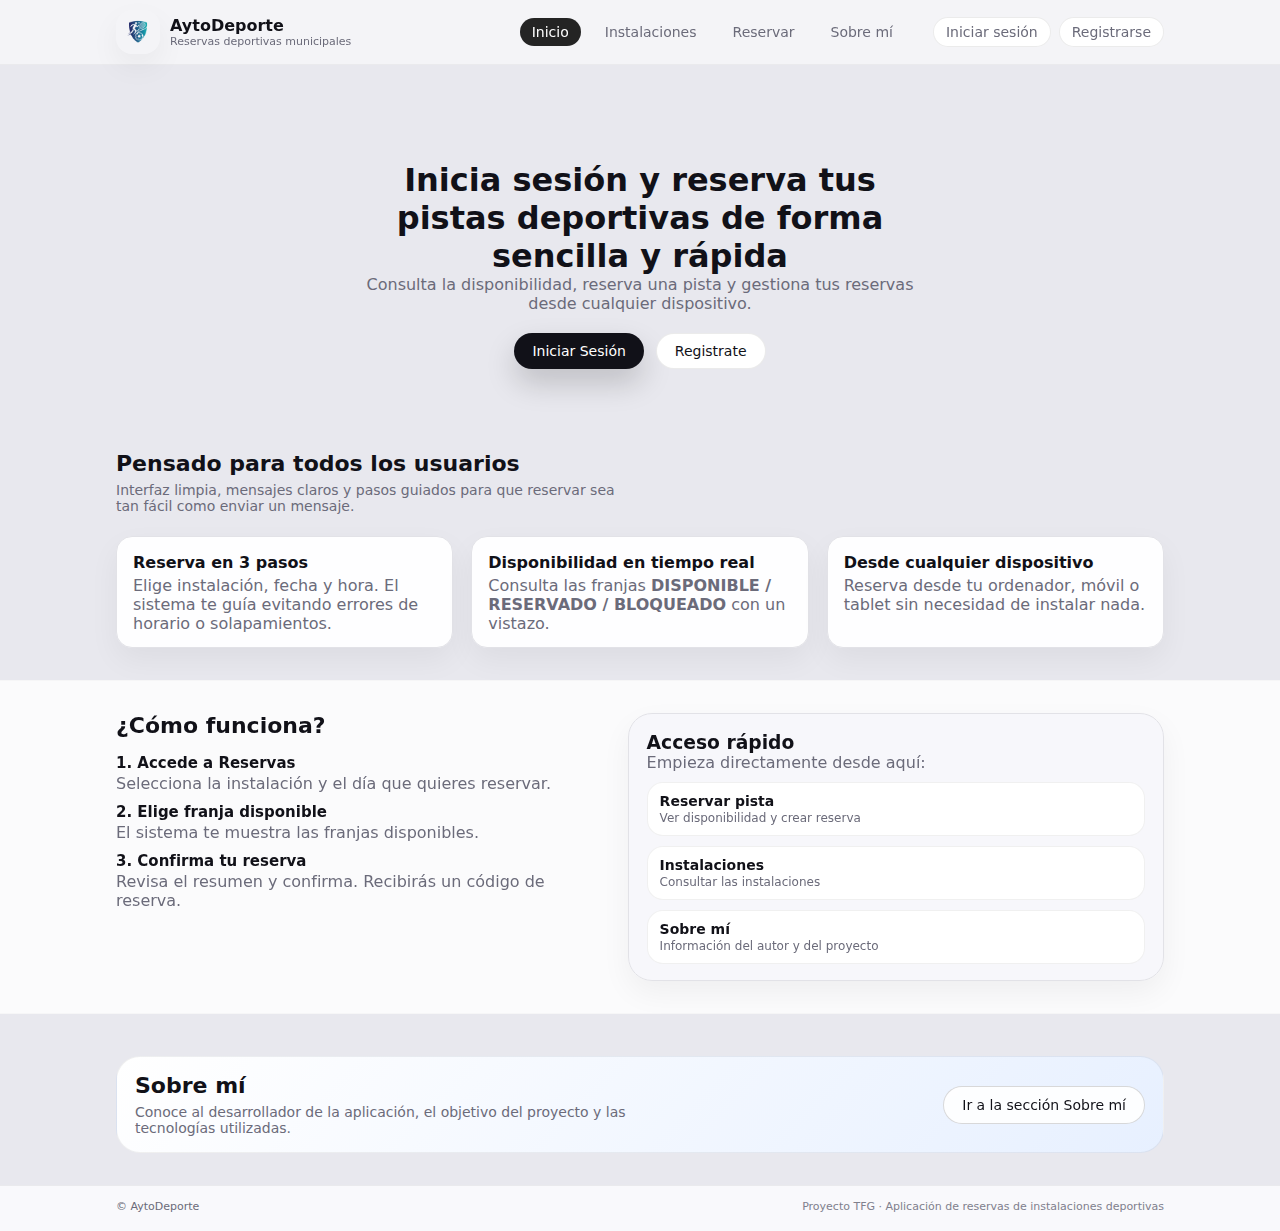
<file: frontend/index.html>
<!DOCTYPE html> 
<html lang="es">
<head>
  <!-- Página de inicio del sistema de reservas. Presenta ventajas, acceso rápido y explicación del funcionamiento. -->
  <!-- Diseñada para orientar al usuario y guiarlo hacia iniciar sesión o reservar. -->

  <meta charset="UTF-8" />
  <title>AytoDeporte · Reserva de instalaciones</title>
  <meta name="viewport" content="width=device-width, initial-scale=1" />

  <link rel="stylesheet" href="css/estilos.css" />
  <link rel="stylesheet" href="css/responsive.css" />
</head>
<body>

  <div data-include="header.html"></div>

  <main id="inicio">
    <section class="hero">
      <div class="container hero-inner-single" id="home-hero">
        <h1 id="home-hero-title">
          Inicia sesión y reserva tus pistas deportivas de forma sencilla y rápida
        </h1>
        <p id="home-hero-text">
          Consulta la disponibilidad, reserva una pista y gestiona tus reservas desde cualquier dispositivo.
        </p>
        <div class="hero-actions" id="home-hero-actions">
          <a href="login.html" class="btn btn-primary">Iniciar Sesión</a>
          <a href="register.html" class="btn btn-secondary">Registrate</a>
        </div>
      </div>
    </section>

    <section class="section">
      <div class="container">
        <h2 class="section-title">Pensado para todos los usuarios</h2>
        <p class="section-subtitle">
          Interfaz limpia, mensajes claros y pasos guiados para que reservar sea tan fácil como enviar un mensaje.
        </p>

        <div class="grid-3">
          <article class="feature-card">
            <h3>Reserva en 3 pasos</h3>
            <p>
              Elige instalación, fecha y hora. El sistema te guía evitando errores de horario o solapamientos.
            </p>
          </article>

          <article class="feature-card">
            <h3>Disponibilidad en tiempo real</h3>
            <p>
              Consulta las franjas <strong>DISPONIBLE / RESERVADO / BLOQUEADO</strong> con un vistazo.
            </p>
          </article>

          <article class="feature-card">
            <h3>Desde cualquier dispositivo</h3>
            <p>
              Reserva desde tu ordenador, móvil o tablet sin necesidad de instalar nada.
            </p>
          </article>
        </div>
      </div>
    </section>

    <section class="section section-alt">
      <div class="container grid-2">
        <div>
          <h2 class="section-title">¿Cómo funciona?</h2>
          <ol class="steps-list">
            <li>
              <h4>1. Accede a Reservas</h4>
              <p>Selecciona la instalación y el día que quieres reservar.</p>
            </li>
            <li>
              <h4>2. Elige franja disponible</h4>
              <p>El sistema te muestra las franjas disponibles.</p>
            </li>
            <li>
              <h4>3. Confirma tu reserva</h4>
              <p>Revisa el resumen y confirma. Recibirás un código de reserva.</p>
            </li>
          </ol>
        </div>

        <div class="section-box">
          <h3>Acceso rápido</h3>
          <p>Empieza directamente desde aquí:</p>
          <div class="quick-links">
            <a href="reservas.html" class="quick-link">
              <span class="quick-link-title">Reservar pista</span>
              <span class="quick-link-desc">Ver disponibilidad y crear reserva</span>
            </a>
            <a href="instalaciones.html" class="quick-link">
              <span class="quick-link-title">Instalaciones</span>
              <span class="quick-link-desc">Consultar las instalaciones</span>
            </a>
            <a href="sobre-mi.html" class="quick-link">
              <span class="quick-link-title">Sobre mí</span>
              <span class="quick-link-desc">Información del autor y del proyecto</span>
            </a>
          </div>
        </div>
      </div>
    </section>

    <section class="section">
      <div class="container">
        <div class="about-me-preview">
          <div>
            <h2 class="section-title">Sobre mí</h2>
            <p class="section-subtitle">
              Conoce al desarrollador de la aplicación, el objetivo del proyecto y las tecnologías utilizadas.
            </p>
          </div>
          <a href="sobre-mi.html" class="btn btn-primary-outline">
            Ir a la sección Sobre mí
          </a>
        </div>
      </div>
    </section>
  </main>

  <div data-include="footer.html"></div>

  <script src="https://code.jquery.com/jquery-3.7.1.min.js"></script>
  <script src="js/auth.js"></script>
  <script src="js/include.js"></script>
  <script src="js/ui.js"></script>
  <script src="js/home-hero.js"></script>
</body>
</html>
</file>
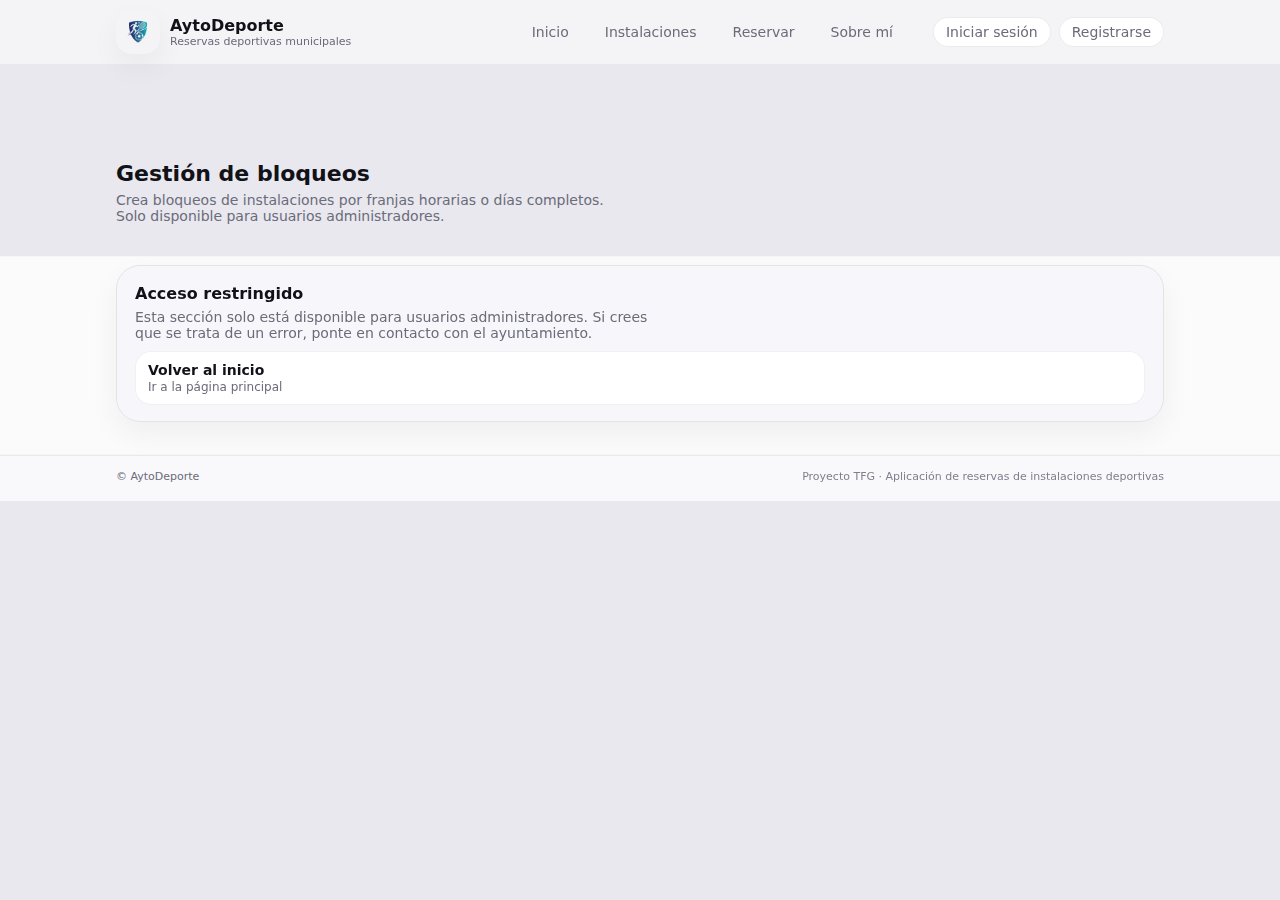
<file: frontend/bloqueos.html>
<!DOCTYPE html>
<html lang="es">
<head>
  <!-- Página para que administradores creen y gestionen bloqueos de instalaciones.
       Incluye formulario de creación y listado filtrable de bloqueos existentes. -->

  <meta charset="UTF-8" />
  <title>Gestión de bloqueos · AytoDeporte</title>
  <meta name="viewport" content="width=device-width, initial-scale=1" />

  <link rel="stylesheet" href="css/estilos.css" />
  <link rel="stylesheet" href="css/responsive.css" />
</head>
<body>

  <div data-include="header.html"></div>

  <main>
    <section class="section">
      <div class="container">
        <h1 class="section-title">Gestión de bloqueos</h1>
        <p class="section-subtitle">
          Crea bloqueos de instalaciones por franjas horarias o días completos.
          Solo disponible para usuarios administradores.
        </p>
      </div>
    </section>

    <section class="section section-alt section-no-top">
      <div class="container" id="admin-blocks-container">

        <div class="grid-2" id="admin-blocks-grid" style="display:none;">

          <div>
            <div class="section-box">
              <h2 class="section-title small-title">Crear un nuevo bloqueo</h2>
              <p class="section-subtitle">
                Selecciona la instalación (o todas), el motivo y un rango de fechas y horas.
              </p>

              <form id="block-form" style="margin-top: 12px; display: flex; flex-direction: column; gap: 10px;">

                <div class="field-group">
                  <label for="block-installation">Instalación a bloquear</label>
                  <select id="block-installation" name="installation">
                    <option value="">Todas las instalaciones (bloqueo global)</option>
                  </select>
                </div>

                <div class="field-group">
                  <label>Fecha y hora de inicio</label>
                  <div style="display:flex; gap:8px; flex-wrap:wrap;">
                    <input type="date" id="block-start-date" required />
                    <input type="time" id="block-start-time" required />
                  </div>
                </div>

                <div class="field-group">
                  <label>Fecha y hora de fin</label>
                  <div style="display:flex; gap:8px; flex-wrap:wrap;">
                    <input type="date" id="block-end-date" required />
                    <input type="time" id="block-end-time" required />
                  </div>
                  <p class="hero-card-note" style="margin-top:4px;">
                    Puedes usar un solo día o varios días. El bloqueo se aplica a cualquier reserva que se solape con este rango.
                  </p>
                </div>

                <div class="field-group">
                  <button
                    type="button"
                    class="btn btn-secondary btn-compact"
                    id="block-fill-full-day"
                  >
                    Bloquear día completo (08:00–23:00)
                  </button>
                </div>

                <div class="field-group">
                  <label for="block-reason">Motivo del bloqueo</label>
                  <input
                    type="text"
                    id="block-reason"
                    placeholder="Torneo, mantenimiento, festivo..."
                    required
                    style="height: 36px; border-radius: 999px; padding: 6px 12px;"
                  />
                </div>

                <p id="block-error" class="error-message" style="display:none;"></p>

                <button
                  type="submit"
                  class="btn btn-primary"
                  id="block-submit"
                  style="margin-top: 4px;"
                >
                  Crear bloqueo
                </button>
              </form>
            </div>
          </div>

          <div>
            <div class="section-box">
              <h2 class="section-title small-title">Bloqueos actuales</h2>
              <p class="section-subtitle">
                Consulta y elimina bloqueos existentes. Puedes filtrar por instalación.
              </p>

              <div class="field-group" style="margin-top: 10px;">
                <label for="block-filter-installation">Filtrar por instalación</label>
                <select id="block-filter-installation">
                  <option value="">Todas las instalaciones</option>
                </select>
              </div>

              <div id="block-list" style="margin-top: 12px;"></div>

              <p id="block-empty" class="empty-message" style="display:none; margin-top:12px;">
                No hay bloqueos para el filtro seleccionado.
              </p>
            </div>
          </div>

        </div>
      </div>
    </section>
  </main>

  <div data-include="footer.html"></div>
  
  <script src="https://code.jquery.com/jquery-3.7.1.min.js"></script>
  <script src="js/auth.js"></script>
  <script src="js/include.js"></script>
  <script src="js/ui.js"></script>
  <script src="js/api.js"></script>
  <script src="js/bloqueos.js"></script>
</body>
</html>
</file>
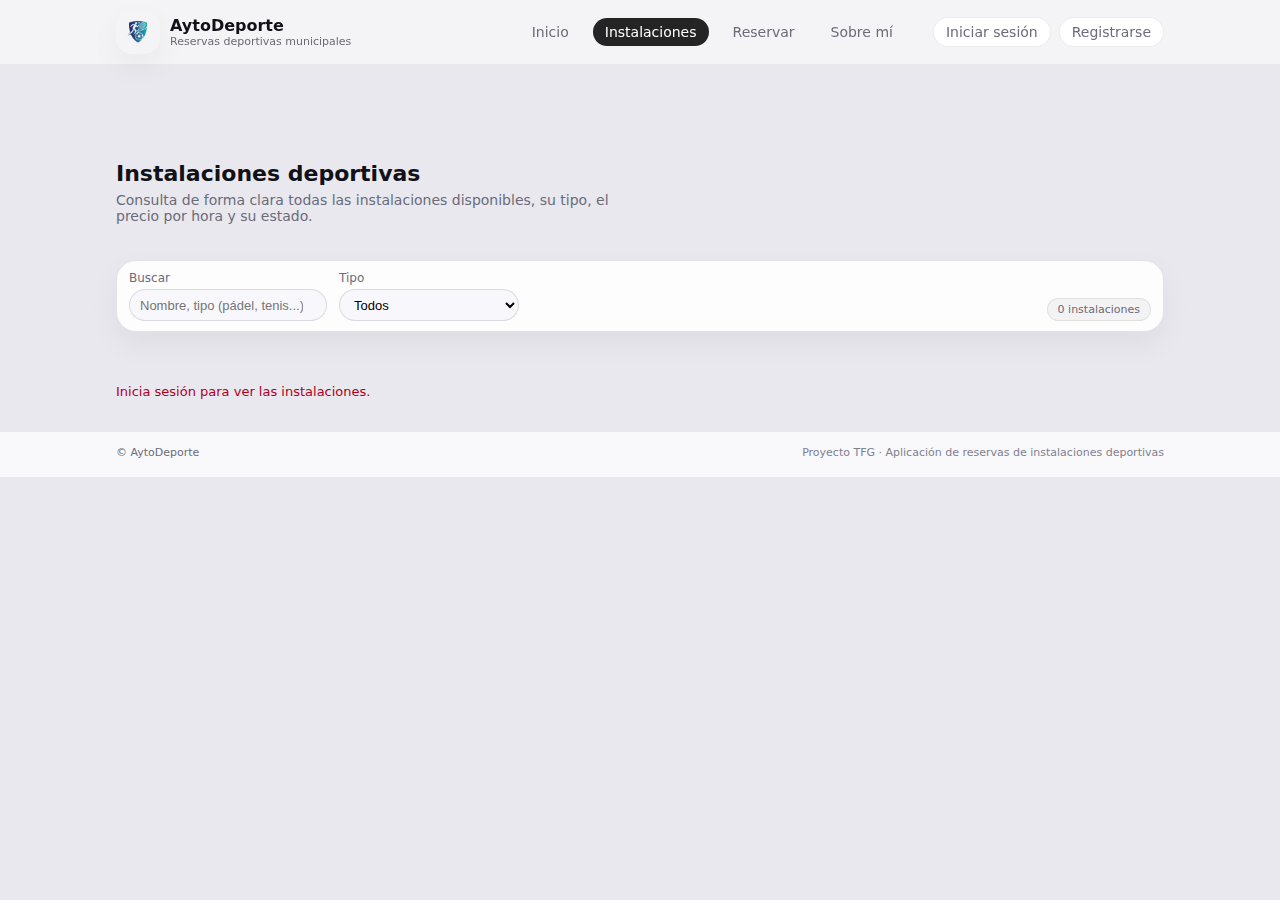
<file: frontend/instalaciones.html>
<!DOCTYPE html>
<html lang="es">
<head>
  <!-- Página que muestra todas las instalaciones deportivas disponibles.
       Permite filtrarlas por nombre, tipo y buscador dinámico. -->

  <meta charset="UTF-8" />
  <title>Instalaciones · AytoDeporte</title>
  <meta name="viewport" content="width=device-width, initial-scale=1" />

  <link rel="stylesheet" href="css/estilos.css" />
  <link rel="stylesheet" href="css/responsive.css" />
</head>
<body>

  <div data-include="header.html"></div>

  <main>
    <section class="section">
      <div class="container">
        <h1 class="section-title">Instalaciones deportivas</h1>
        <p class="section-subtitle">
          Consulta de forma clara todas las instalaciones disponibles, su tipo,
          el precio por hora y su estado.
        </p>
      </div>
    </section>

    <section class="section section-tight">
      <div class="container">
        <div class="installations-toolbar">
          <div class="installations-filters">
            <div class="field-group">
              <label for="searchInstallations">Buscar</label>
              <input
                type="search"
                id="searchInstallations"
                placeholder="Nombre, tipo (pádel, tenis...), ubicación..."
              />
            </div>

            <div class="field-group">
              <label for="typeFilter">Tipo</label>
              <select id="typeFilter">
                <option value="">Todos</option>
                <option value="PADEL">Pádel</option>
                <option value="TENIS">Tenis</option>
                <option value="FUTBOL">Fútbol</option>
                <option value="MULTIUSO">Multipista</option>
              </select>
            </div>
          </div>

          <div class="installations-indicators">
            <span id="installationsCount" class="chip chip-soft">0 instalaciones</span>
          </div>
        </div>
      </div>
    </section>

    <section class="section section-no-top">
      <div class="container">
        <div
          id="installationsList"
          class="installations-grid"
          aria-live="polite"
          aria-busy="true"
        >
          <article class="installation-card skeleton">
            <div class="installation-card-header">
              <div class="skeleton-line w-60"></div>
              <span class="skeleton-pill"></span>
            </div>
            <div class="skeleton-line w-40"></div>
            <div class="skeleton-line w-80"></div>
            <div class="installation-card-footer">
              <span class="skeleton-pill small"></span>
              <span class="skeleton-pill small"></span>
            </div>
          </article>

          <article class="installation-card skeleton">
            <div class="installation-card-header">
              <div class="skeleton-line w-50"></div>
              <span class="skeleton-pill"></span>
            </div>
            <div class="skeleton-line w-35"></div>
            <div class="skeleton-line w-70"></div>
            <div class="installation-card-footer">
              <span class="skeleton-pill small"></span>
              <span class="skeleton-pill small"></span>
            </div>
          </article>
        </div>

        <p id="installationsEmptyMessage" class="empty-message" hidden>
          No se han encontrado instalaciones con los filtros seleccionados.
        </p>

        <p id="installationsErrorMessage" class="error-message" hidden>
          Ha ocurrido un error al cargar las instalaciones.
          <br />
          <span class="error-detail"></span>
        </p>
      </div>
    </section>
  </main>

  <div data-include="footer.html"></div>

  <script src="https://code.jquery.com/jquery-3.7.1.min.js"></script>
  <script src="js/auth.js"></script>
  <script src="js/include.js"></script>
  <script src="js/ui.js"></script>
  <script src="js/api.js"></script>
  <script src="js/instalaciones.js"></script>
</body>
</html>
</file>
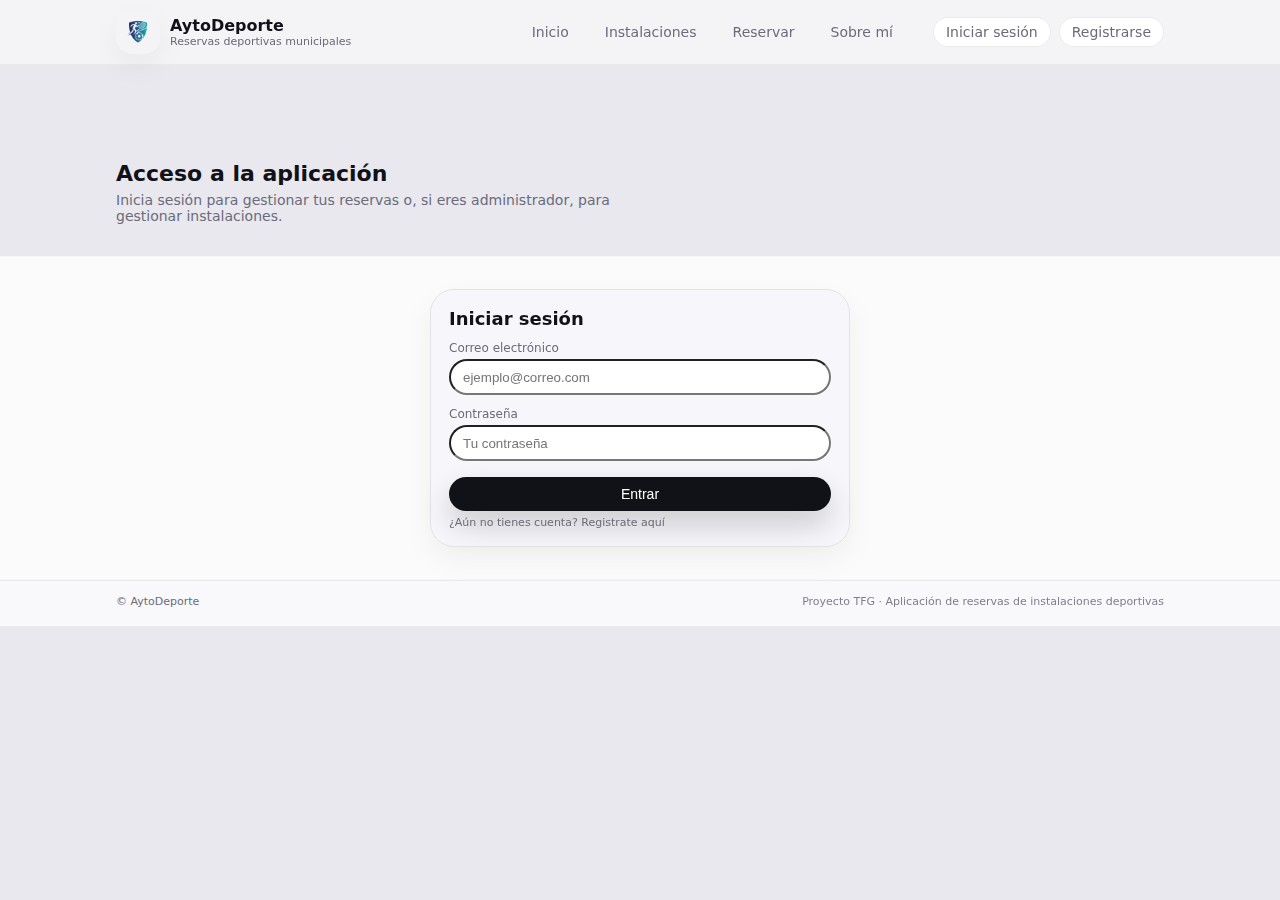
<file: frontend/login.html>
<!DOCTYPE html>
<html lang="es">
<head>
  <!-- Página de inicio de sesión del sistema AytoDeporte.
       El usuario introduce su correo y contraseña para acceder. -->

  <meta charset="UTF-8" />
  <title>Iniciar sesión · AytoDeporte</title>
  <meta name="viewport" content="width=device-width, initial-scale=1" />

  <link rel="stylesheet" href="css/estilos.css" />
  <link rel="stylesheet" href="css/responsive.css" />
</head>
<body>

  <div data-include="header.html"></div>

  <main>
    <section class="section">
      <div class="container">
        <h1 class="section-title">Acceso a la aplicación</h1>
        <p class="section-subtitle">
          Inicia sesión para gestionar tus reservas o, si eres administrador,
          para gestionar instalaciones.
        </p>
      </div>
    </section>

    <section class="section section-alt">
      <div class="container">
        <div class="section-box" style="max-width: 420px; margin: 0 auto;">
          <h2 class="section-title" style="font-size: 18px; margin-bottom: 12px;">
            Iniciar sesión
          </h2>

          <form id="login-form">
            <div class="field-group" style="margin-bottom: 12px;">
              <label for="email">Correo electrónico</label>
              <input
                type="email"
                id="email"
                name="email"
                required
                placeholder="ejemplo@correo.com"
                style="height: 36px; border-radius: 999px; padding: 6px 12px;"
              />
            </div>

            <div class="field-group" style="margin-bottom: 16px;">
              <label for="password">Contraseña</label>
              <input
                type="password"
                id="password"
                name="password"
                required
                placeholder="Tu contraseña"
                style="height: 36px; border-radius: 999px; padding: 6px 12px;"
              />
            </div>

            <button type="submit" class="btn btn-primary" style="width: 100%;">
              Entrar
            </button>
            <span class="hero-card-note">
              ¿Aún no tienes cuenta?
              <a href="register.html">Registrate aquí</a>
            </span>

            <p
              id="login-error"
              class="error-message"
              style="margin-top: 10px; display: none;"
            ></p>
          </form>
        </div>
      </div>
    </section>
  </main>

  <div data-include="footer.html"></div>

  <script src="js/include.js"></script>
  <script src="js/api.js"></script>
  <script src="js/auth.js"></script>
  <script src="js/ui.js"></script>
</body>
</html>
</file>
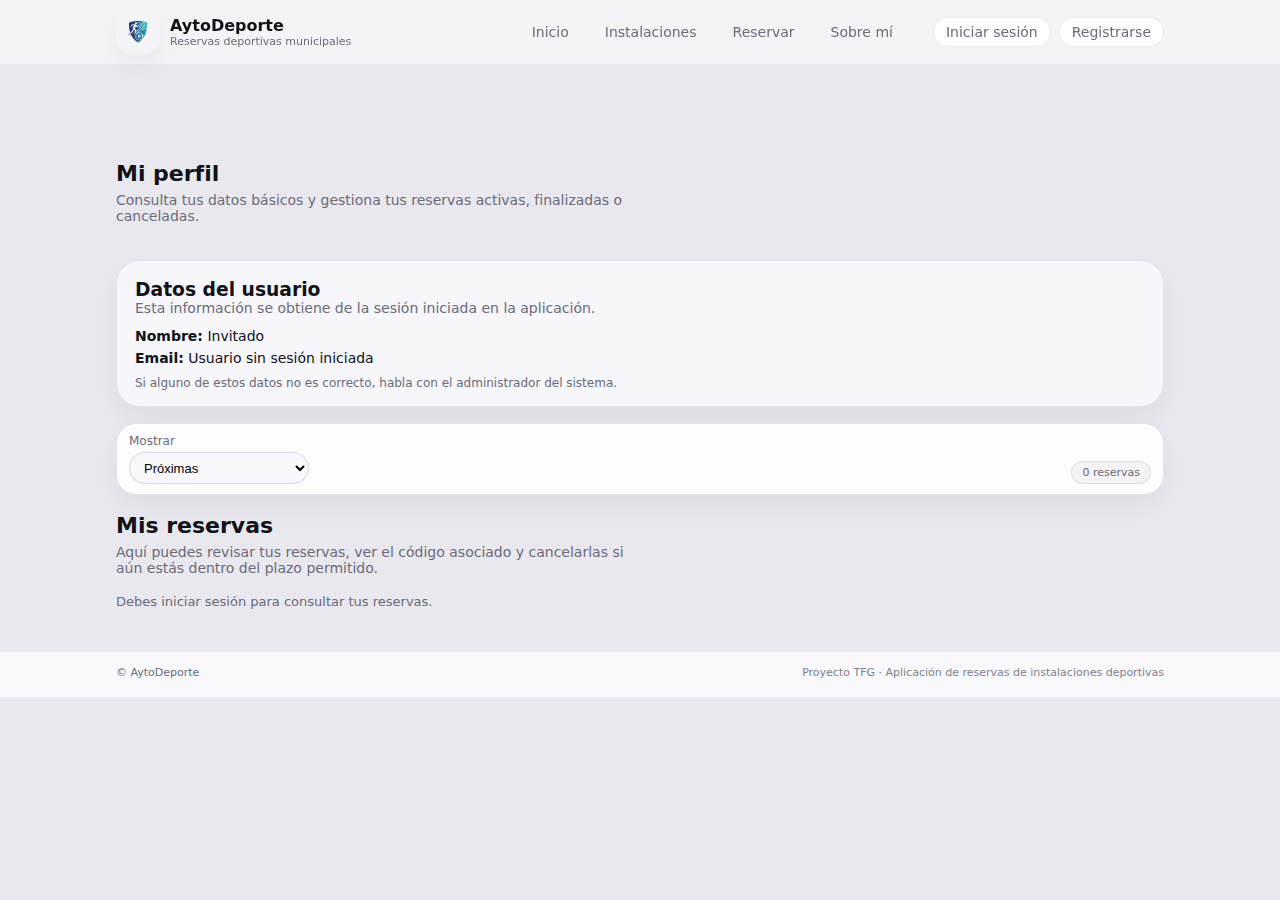
<file: frontend/perfil.html>
<!DOCTYPE html>
<html lang="es">
<head>
  <!-- Página del perfil del usuario: muestra datos personales y todas sus reservas. -->
  <!-- Permite filtrar reservas según estado y cancelar las que estén dentro del plazo. -->

  <meta charset="UTF-8" />
  <title>Mi perfil · AytoDeporte</title>
  <meta name="viewport" content="width=device-width, initial-scale=1" />

  <link rel="stylesheet" href="css/estilos.css" />
  <link rel="stylesheet" href="css/responsive.css" />
</head>
<body>

  <div data-include="header.html"></div>

  <main>
    <section class="section">
      <div class="container">
        <h1 class="section-title">Mi perfil</h1>
        <p class="section-subtitle">
          Consulta tus datos básicos y gestiona tus reservas activas, finalizadas o canceladas.
        </p>
      </div>
    </section>

    <section class="section section-tight">
      <div class="container">
        <div class="section-box">
          <h3>Datos del usuario</h3>
          <p class="section-subtitle">
            Esta información se obtiene de la sesión iniciada en la aplicación.
          </p>

          <div style="margin-top: 12px; display: flex; flex-direction: column; gap: 6px; font-size: 14px;">
            <div>
              <strong>Nombre:</strong>
              <span id="userName">Cargando...</span>
            </div>
            <div>
              <strong>Email:</strong>
              <span id="userEmail">Cargando...</span>
            </div>
          </div>

          <div style="margin-top: 10px; font-size: 12px; color: var(--color-text-soft);">
            <p>
              Si alguno de estos datos no es correcto, habla con el administrador del sistema.
            </p>
          </div>
        </div>
      </div>
    </section>

    <section class="section section-no-top">
      <div class="container">
        <div class="installations-toolbar">
          <div class="installations-filters">
            <div class="field-group">
              <label for="reservationsFilter">Mostrar</label>
              <select id="reservationsFilter">
                <option value="UPCOMING">Próximas</option>
                <option value="ALL">Todas</option>
                <option value="PAST">Finalizadas</option>
                <option value="CANCELLED">Canceladas</option>
              </select>
            </div>
          </div>

          <div class="installations-indicators">
            <span id="reservationsCount" class="chip chip-soft">0 reservas</span>
          </div>
        </div>

        <div style="margin-top: 18px;">
          <h2 class="section-title">Mis reservas</h2>
          <p class="section-subtitle">
            Aquí puedes revisar tus reservas, ver el código asociado y cancelarlas si aún estás dentro del plazo permitido.
          </p>
        </div>

        <div
          id="reservationsList"
          aria-live="polite"
          aria-busy="false"
          style="margin-top: 14px;"
        ></div>

        <p id="reservationsEmptyMessage" class="empty-message" hidden>
          No tienes reservas registradas todavía.
        </p>

        <p id="reservationsErrorMessage" class="error-message" hidden>
          Ha ocurrido un error al cargar tus reservas.
          <br />
          <span class="error-detail"></span>
        </p>

        <span
          id="reservationFeedbackProfile"
          class="hero-card-note"
          aria-live="polite"
          style="display: block; margin-top: 10px;"
        ></span>
      </div>
    </section>
  </main>

  <div data-include="footer.html"></div>

  <script src="https://code.jquery.com/jquery-3.7.1.min.js"></script>
  <script src="js/auth.js"></script>
  <script src="js/include.js"></script>
  <script src="js/ui.js"></script>
  <script src="js/api.js"></script>
  <script src="js/perfil.js"></script>
</body>
</html>
</file>
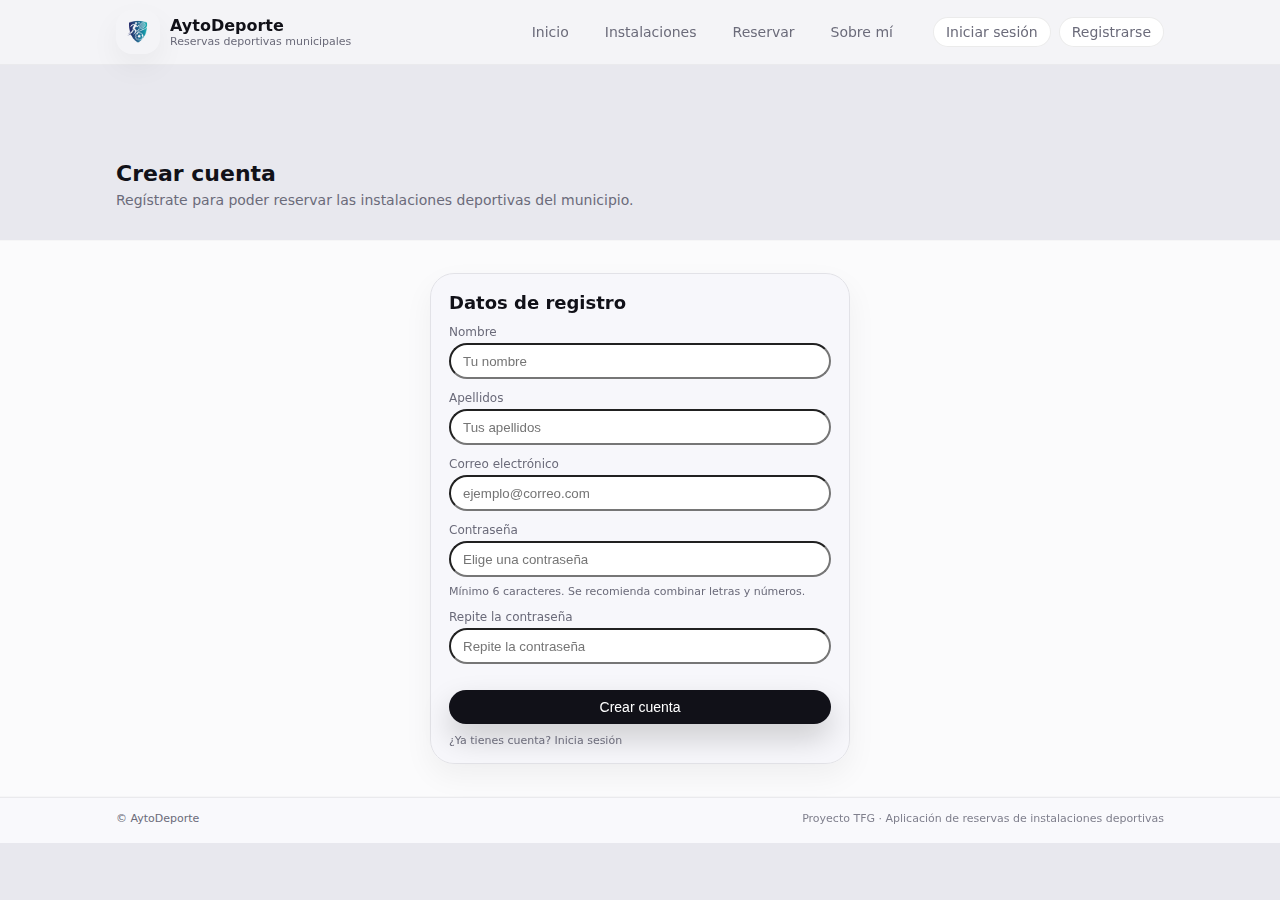
<file: frontend/register.html>
<!DOCTYPE html>
<html lang="es">
<head>
  <!-- Página de registro de nuevos usuarios para AytoDeporte.
       Permite crear una cuenta introduciendo datos básicos y contraseña. -->

  <meta charset="UTF-8" />
  <title>Registrarse · AytoDeporte</title>
  <meta name="viewport" content="width=device-width, initial-scale=1" />

  <link rel="stylesheet" href="css/estilos.css" />
  <link rel="stylesheet" href="css/responsive.css" />
</head>
<body>

  <div data-include="header.html"></div>

  <main>
    <section class="section">
      <div class="container">
        <h1 class="section-title">Crear cuenta</h1>
        <p class="section-subtitle">
          Regístrate para poder reservar las instalaciones deportivas del municipio.
        </p>
      </div>
    </section>

    <section class="section section-alt">
      <div class="container">
        <div class="section-box" style="max-width: 420px; margin: 0 auto;">
          <h2 class="section-title" style="font-size: 18px; margin-bottom: 12px;">
            Datos de registro
          </h2>

          <form id="register-form" novalidate>
            <div class="field-group" style="margin-bottom: 12px;">
              <label for="nombre">Nombre</label>
              <input
                type="text"
                id="nombre"
                name="nombre"
                autocomplete="given-name"
                required
                placeholder="Tu nombre"
                style="height: 36px; border-radius: 999px; padding: 6px 12px;"
              />
            </div>

            <div class="field-group" style="margin-bottom: 12px;">
              <label for="apellido">Apellidos</label>
              <input
                type="text"
                id="apellido"
                name="apellido"
                autocomplete="family-name"
                required
                placeholder="Tus apellidos"
                style="height: 36px; border-radius: 999px; padding: 6px 12px;"
              />
            </div>

            <div class="field-group" style="margin-bottom: 12px;">
              <label for="email">Correo electrónico</label>
              <input
                type="email"
                id="email"
                name="email"
                autocomplete="email"
                required
                placeholder="ejemplo@correo.com"
                style="height: 36px; border-radius: 999px; padding: 6px 12px;"
              />
            </div>

            <div class="field-group" style="margin-bottom: 12px;">
              <label for="password">Contraseña</label>
              <input
                type="password"
                id="password"
                name="password"
                autocomplete="new-password"
                required
                placeholder="Elige una contraseña"
                style="height: 36px; border-radius: 999px; padding: 6px 12px;"
              />
              <p class="hero-card-note" style="margin-top: 4px;">
                Mínimo 6 caracteres. Se recomienda combinar letras y números.
              </p>
            </div>

            <div class="field-group" style="margin-bottom: 16px;">
              <label for="password2">Repite la contraseña</label>
              <input
                type="password"
                id="password2"
                name="password2"
                autocomplete="new-password"
                required
                placeholder="Repite la contraseña"
                style="height: 36px; border-radius: 999px; padding: 6px 12px;"
              />
            </div>

            <p
              id="register-error"
              class="error-message"
              style="display:none; margin-top: 4px;"
            ></p>
            <p
              id="register-success"
              class="hero-card-note"
              style="display:none; margin-top: 4px;"
            ></p>

            <button
              type="submit"
              class="btn btn-primary"
              id="register-submit"
              style="width: 100%; margin-top: 10px;"
            >
              Crear cuenta
            </button>

            <span class="hero-card-note" style="display:block; margin-top: 10px;">
              ¿Ya tienes cuenta?
              <a href="login.html">Inicia sesión</a>
            </span>
          </form>
        </div>
      </div>
    </section>
  </main>

  <div data-include="footer.html"></div>

  <script src="https://code.jquery.com/jquery-3.7.1.min.js"></script>
  <script src="js/auth.js"></script>
  <script src="js/include.js"></script>
  <script src="js/ui.js"></script>
  <script src="js/api.js"></script>
  <script src="js/register.js"></script>
</body>
</html>
</file>
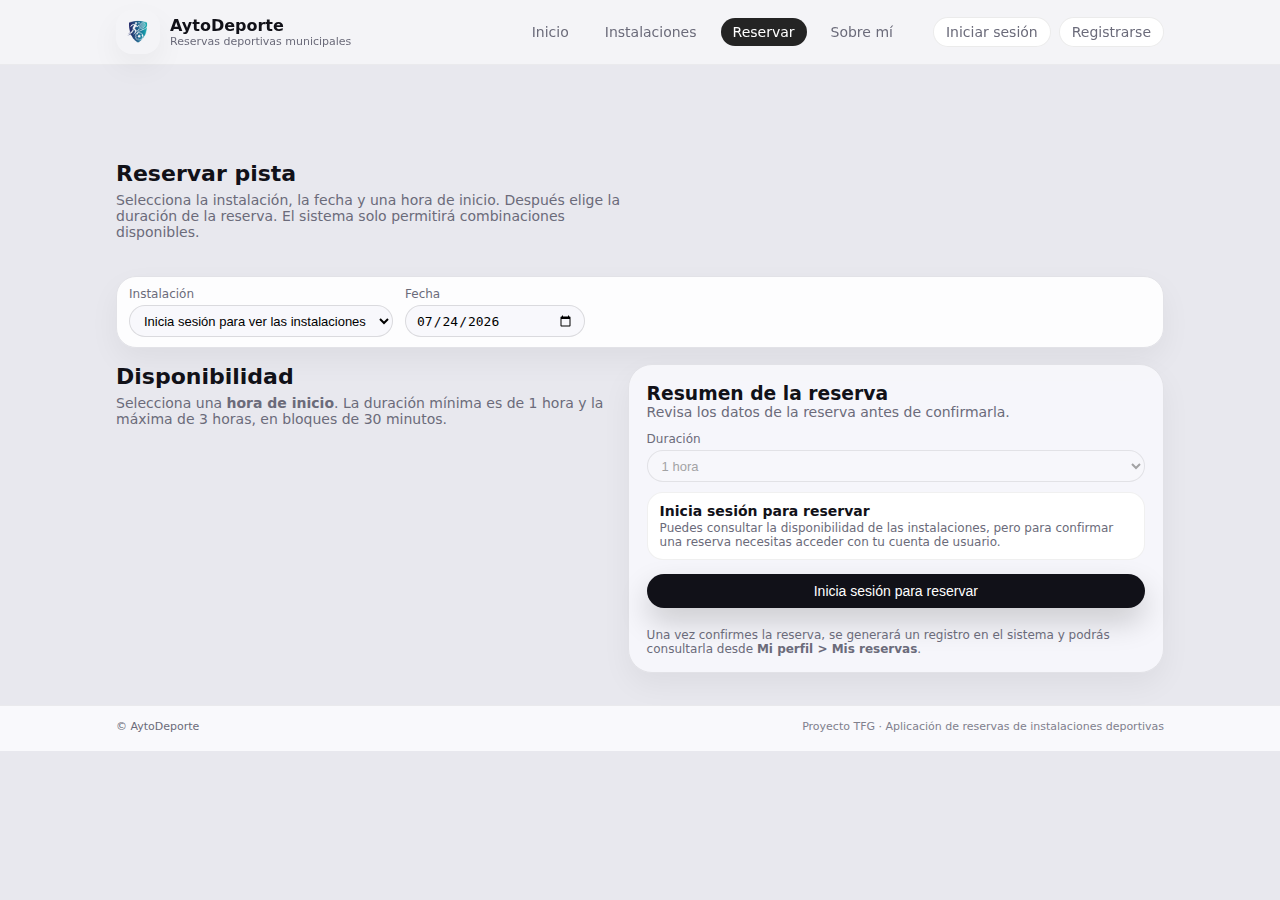
<file: frontend/reservas.html>
<!DOCTYPE html>
<html lang="es">
<head>
  <!-- Página para crear reservas: selección de instalación, fecha y hora disponible. -->
  <!-- Muestra la disponibilidad en tiempo real y un resumen antes de confirmar. -->

  <meta charset="UTF-8" />
  <title>Reservar · AytoDeporte</title>
  <meta name="viewport" content="width=device-width, initial-scale=1" />

  <link rel="stylesheet" href="css/estilos.css" />
  <link rel="stylesheet" href="css/responsive.css" />
</head>
<body>

  <div data-include="header.html"></div>

  <main>
    <section class="section">
      <div class="container">
        <h1 class="section-title">Reservar pista</h1>
        <p class="section-subtitle">
          Selecciona la instalación, la fecha y una hora de inicio. Después elige la duración
          de la reserva. El sistema solo permitirá combinaciones disponibles.
        </p>
      </div>
    </section>

    <section class="section section-tight">
      <div class="container">
        <div class="installations-toolbar">
          <div class="installations-filters">
            <div class="field-group">
              <label for="reservationInstallation">Instalación</label>
              <select id="reservationInstallation">
                <option value="">Seleccionar instalación</option>
              </select>
            </div>

            <div class="field-group">
              <label for="reservationDate">Fecha</label>
              <input type="date" id="reservationDate" />
            </div>
          </div>

          <div class="installations-indicators"></div>
        </div>
      </div>
    </section>

    <section class="section section-no-top">
      <div class="container grid-2">
        <div>
          <h2 class="section-title">Disponibilidad</h2>
          <p class="section-subtitle">
            Selecciona una <strong>hora de inicio</strong>. La duración mínima es de 1 hora
            y la máxima de 3 horas, en bloques de 30 minutos.
          </p>

          <div id="availabilityList" class="installations-grid" aria-live="polite"></div>

          <p id="availabilityEmptyMessage" class="empty-message" hidden>
            No hay franjas disponibles para la instalación y fecha seleccionadas.
          </p>

          <p id="availabilityErrorMessage" class="error-message" hidden>
            Ha ocurrido un error al cargar la disponibilidad.
            <br />
            <span class="error-detail"></span>
          </p>
        </div>

        <div class="section-box">
          <h3>Resumen de la reserva</h3>
          <p class="section-subtitle">
            Revisa los datos de la reserva antes de confirmarla.
          </p>

          <div class="field-group" style="margin-top: 12px;">
            <label for="durationSelect">Duración</label>
            <select id="durationSelect">
              <option value="60">1 hora</option>
              <option value="90">1,5 horas</option>
              <option value="120">2 horas</option>
              <option value="150">2,5 horas</option>
              <option value="180">3 horas</option>
            </select>
          </div>

          <div id="reservationSummary" class="quick-links" aria-live="polite">
            <div class="quick-link">
              <span class="quick-link-title">Sin selección todavía</span>
              <span class="quick-link-desc">
                Elige una instalación, fecha y hora de inicio en el listado de la izquierda.
              </span>
            </div>
          </div>

          <div style="margin-top: 14px; display: flex; flex-direction: column; gap: 8px;">
            <button id="btnConfirmReservation" class="btn btn-primary" disabled>
              Confirmar reserva
            </button>
            <span id="reservationFeedback" class="hero-card-note" aria-live="polite"></span>
          </div>

          <div style="margin-top: 12px; font-size: 12px; color: var(--color-text-soft);">
            <p>
              Una vez confirmes la reserva, se generará un registro en el sistema
              y podrás consultarla desde <strong>Mi perfil &gt; Mis reservas</strong>.
            </p>
          </div>
        </div>
      </div>
    </section>
  </main>

  <div data-include="footer.html"></div>

  <script src="https://code.jquery.com/jquery-3.7.1.min.js"></script>
  <script src="js/auth.js"></script>
  <script src="js/include.js"></script>
  <script src="js/ui.js"></script>
  <script src="js/api.js"></script>
  <script src="js/reservas.js"></script>
</body>
</html>
</file>
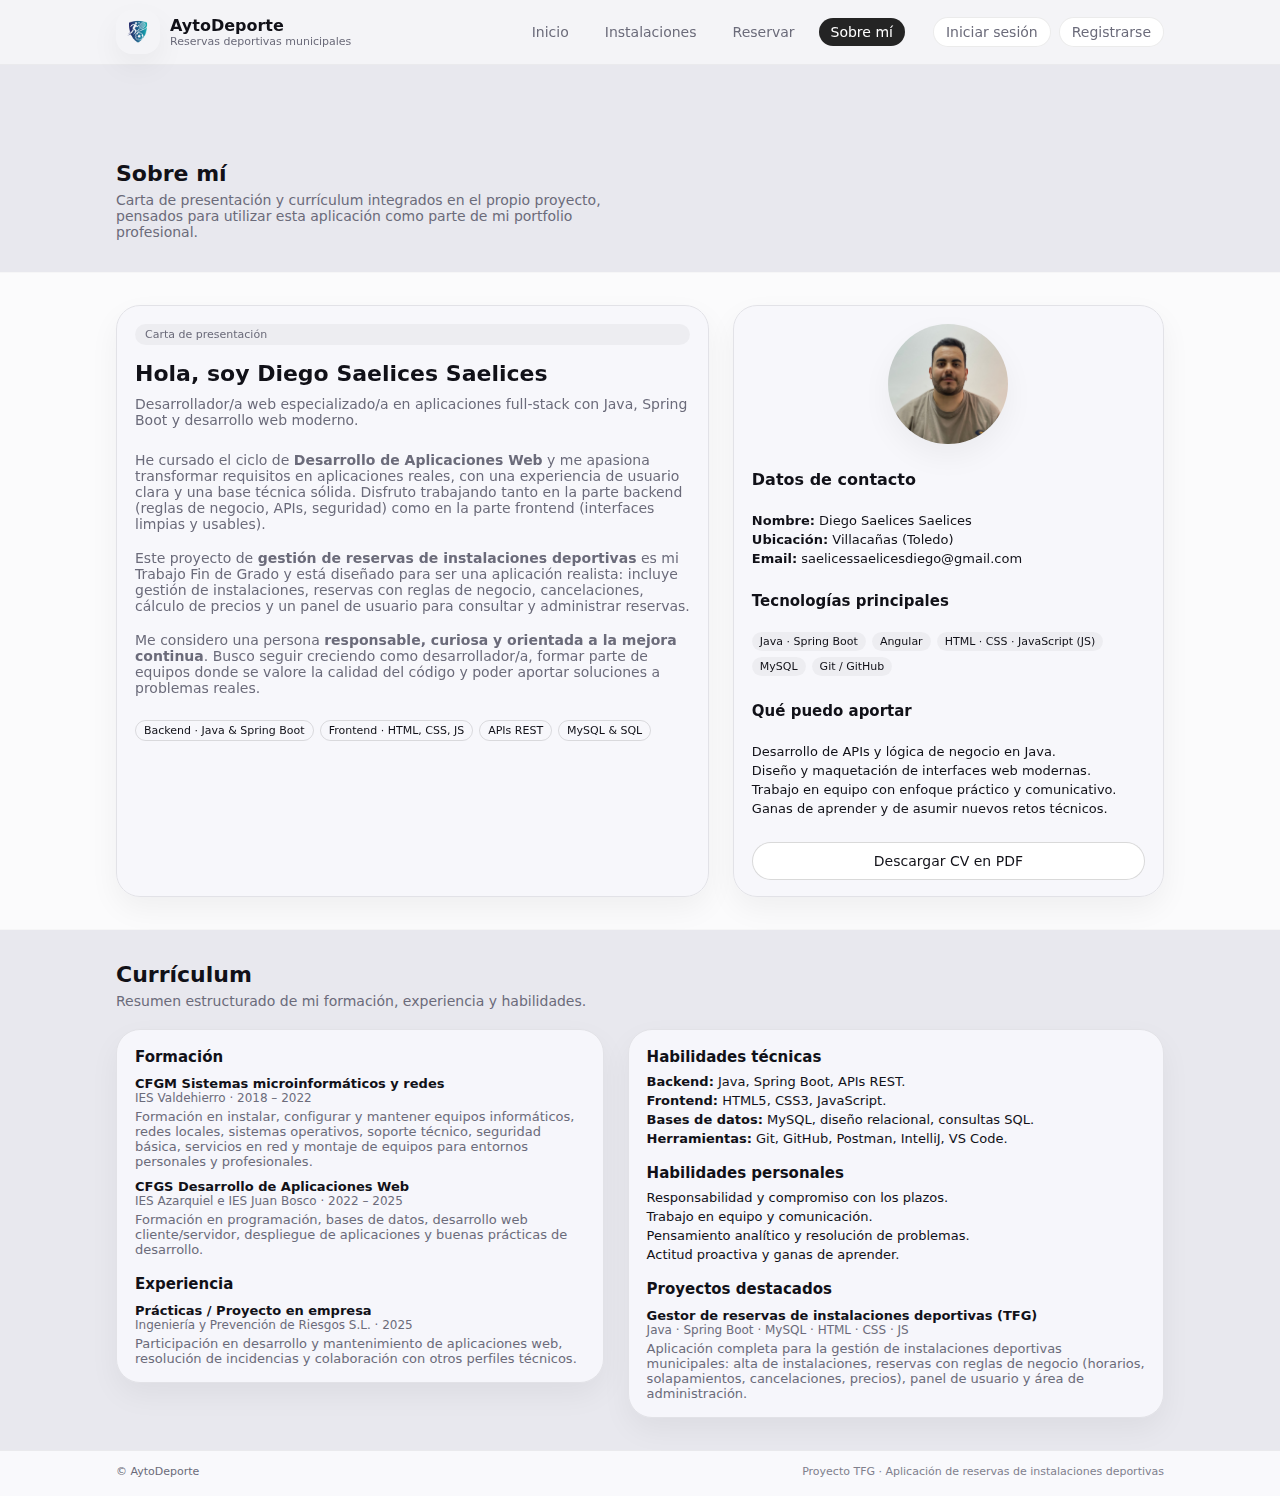
<file: frontend/sobre-mi.html>
<!DOCTYPE html>
<html lang="es">
<head>
  <!-- Página de presentación personal integrada en el proyecto AytoDeporte. -->
  <!-- Incluye carta, foto, datos, currículo y tecnologías para portfolio. -->

  <meta charset="UTF-8" />
  <title>Sobre mí · AytoDeporte</title>
  <meta name="viewport" content="width=device-width, initial-scale=1" />

  <link rel="stylesheet" href="css/estilos.css" />
  <link rel="stylesheet" href="css/responsive.css" />
</head>

<body>

  <div data-include="header.html"></div>

  <main>
    <section class="section">
      <div class="container">
        <h1 class="section-title">Sobre mí</h1>
        <p class="section-subtitle">
          Carta de presentación y currículum integrados en el propio proyecto,
          pensados para utilizar esta aplicación como parte de mi portfolio
          profesional.
        </p>
      </div>
    </section>

    <section class="section section-alt">
      <div class="container about-hero">
        <article class="section-box about-hero-main">
          <span class="tag-badge">Carta de presentación</span>
          <h2 class="about-hero-title">Hola, soy Diego Saelices Saelices</h2>

          <p class="about-subheadline">
            Desarrollador/a web especializado/a en aplicaciones full-stack
            con Java, Spring Boot y desarrollo web moderno.
          </p>

          <p class="about-paragraph">
            He cursado el ciclo de
            <strong>Desarrollo de Aplicaciones Web</strong> y me apasiona
            transformar requisitos en aplicaciones reales, con una experiencia
            de usuario clara y una base técnica sólida. Disfruto trabajando
            tanto en la parte backend (reglas de negocio, APIs, seguridad)
            como en la parte frontend (interfaces limpias y usables).
          </p>

          <p class="about-paragraph">
            Este proyecto de
            <strong>gestión de reservas de instalaciones deportivas</strong>
            es mi Trabajo Fin de Grado y está diseñado para ser una aplicación
            realista: incluye gestión de instalaciones, reservas con reglas de
            negocio, cancelaciones, cálculo de precios y un panel de usuario
            para consultar y administrar reservas.
          </p>

          <p class="about-paragraph">
            Me considero una persona
            <strong>responsable, curiosa y orientada a la mejora continua</strong>.
            Busco seguir creciendo como desarrollador/a, formar parte de
            equipos donde se valore la calidad del código y poder aportar
            soluciones a problemas reales.
          </p>

          <div class="about-hero-tags">
            <span class="pill pill-outline">Backend · Java &amp; Spring Boot</span>
            <span class="pill pill-outline">Frontend · HTML, CSS, JS</span>
            <span class="pill pill-outline">APIs REST</span>
            <span class="pill pill-outline">MySQL &amp; SQL</span>
          </div>
        </article>

        <aside class="section-box about-hero-side">
          <div class="profile-photo-wrapper">
            <img
              src="img/fotodiego.jpg"
              alt="Foto de Diego"
              class="profile-photo"
            />
          </div>

          <h2 class="section-title small-title">Datos de contacto</h2>
          <ul class="about-list">
            <li><strong>Nombre:</strong> Diego Saelices Saelices</li>
            <li><strong>Ubicación:</strong> Villacañas (Toledo)</li>
            <li><strong>Email:</strong> saelicessaelicesdiego@gmail.com</li>
          </ul>

          <h3 class="cv-section-title" style="margin-top: 16px;">Tecnologías principales</h3>
          <div class="installation-tags" style="margin-top: 6px;">
            <span class="pill">Java · Spring Boot</span>
            <span class="pill">Angular</span>
            <span class="pill">HTML · CSS · JavaScript (JS)</span>
            <span class="pill">MySQL</span>
            <span class="pill">Git / GitHub</span>
          </div>

          <h3 class="cv-section-title" style="margin-top: 16px;">Qué puedo aportar</h3>
          <ul class="about-list">
            <li>Desarrollo de APIs y lógica de negocio en Java.</li>
            <li>Diseño y maquetación de interfaces web modernas.</li>
            <li>Trabajo en equipo con enfoque práctico y comunicativo.</li>
            <li>Ganas de aprender y de asumir nuevos retos técnicos.</li>
          </ul>

          <a
            href="docs/CV_SaelicesSaelicesDiego.pdf"
            class="btn btn-primary-outline"
            style="margin-top: 16px; display: inline-flex;"
          >
            Descargar CV en PDF
          </a>
        </aside>
      </div>
    </section>

    <section class="section">
      <div class="container">
        <h2 class="section-title">Currículum</h2>
        <p class="section-subtitle">
          Resumen estructurado de mi formación, experiencia y habilidades.
        </p>

        <div class="grid-2" style="margin-top: 20px;">
          <div class="section-box">
            <h3 class="cv-section-title">Formación</h3>

            <div class="cv-item">
              <h4>CFGM Sistemas microinformáticos y redes</h4>
              <span class="cv-meta">IES Valdehierro · 2018 – 2022</span>
              <p>
                Formación en instalar, configurar y mantener equipos
                informáticos, redes locales, sistemas operativos,
                soporte técnico, seguridad básica, servicios en red y
                montaje de equipos para entornos personales y
                profesionales.
              </p>
            </div>

            <div class="cv-item">
              <h4>CFGS Desarrollo de Aplicaciones Web</h4>
              <span class="cv-meta">IES Azarquiel e IES Juan Bosco · 2022 – 2025</span>
              <p>
                Formación en programación, bases de datos, desarrollo web cliente/servidor,
                despliegue de aplicaciones y buenas prácticas de desarrollo.
              </p>
            </div>

            <h3 class="cv-section-title" style="margin-top: 18px;">Experiencia</h3>

            <div class="cv-item">
              <h4>Prácticas / Proyecto en empresa</h4>
              <span class="cv-meta">Ingeniería y Prevención de Riesgos S.L. · 2025</span>
              <p>
                Participación en desarrollo y mantenimiento de aplicaciones web,
                resolución de incidencias y colaboración con otros perfiles técnicos.
              </p>
            </div>
          </div>

          <div class="section-box">
            <h3 class="cv-section-title">Habilidades técnicas</h3>
            <ul class="about-list">
              <li><strong>Backend:</strong> Java, Spring Boot, APIs REST.</li>
              <li><strong>Frontend:</strong> HTML5, CSS3, JavaScript.</li>
              <li><strong>Bases de datos:</strong> MySQL, diseño relacional, consultas SQL.</li>
              <li><strong>Herramientas:</strong> Git, GitHub, Postman, IntelliJ, VS Code.</li>
            </ul>

            <h3 class="cv-section-title" style="margin-top: 18px;">Habilidades personales</h3>
            <ul class="about-list">
              <li>Responsabilidad y compromiso con los plazos.</li>
              <li>Trabajo en equipo y comunicación.</li>
              <li>Pensamiento analítico y resolución de problemas.</li>
              <li>Actitud proactiva y ganas de aprender.</li>
            </ul>

            <h3 class="cv-section-title" style="margin-top: 18px;">Proyectos destacados</h3>

            <div class="cv-item">
              <h4>Gestor de reservas de instalaciones deportivas (TFG)</h4>
              <span class="cv-meta">Java · Spring Boot · MySQL · HTML · CSS · JS</span>
              <p>
                Aplicación completa para la gestión de instalaciones deportivas municipales:
                alta de instalaciones, reservas con reglas de negocio
                (horarios, solapamientos, cancelaciones, precios),
                panel de usuario y área de administración.
              </p>
            </div>
          </div>
        </div>
      </div>
    </section>
  </main>

  <div data-include="footer.html"></div>

  <script src="https://code.jquery.com/jquery-3.7.1.min.js"></script>
  <script src="js/include.js"></script>
  <script src="js/api.js"></script>
  <script src="js/auth.js"></script>
  <script src="js/ui.js"></script>
</body>
</html>
</file>
<file: frontend/css/estilos.css>
:root {
  --color-bg: #e8e8ee;
  --color-surface: #ffffff;
  --color-border-subtle: #e2e2e7;
  --color-primary: #007aff;
  --color-primary-soft: #e3f0ff;
  --color-primary-dark: #0053b3;
  --color-text: #111118;
  --color-text-soft: #6b6b7a;
  --color-accent: #34c759;
  --shadow-soft: 0 12px 30px rgba(0, 0, 0, 0.05);
  --radius-large: 24px;
  --radius-medium: 16px;
  --radius-pill: 999px;
  --header-height: 64px;
  --transition-fast: 0.18s ease-out;
  --max-width: 1080px;
}

*,
*::before,
*::after {
  box-sizing: border-box;
}

html,
body {
  margin: 0;
  padding: 0;
  scroll-behavior: smooth;
  font-family: system-ui, -apple-system, BlinkMacSystemFont, "SF Pro Text",
    "Segoe UI", sans-serif;
  color: var(--color-text);
  background: var(--color-bg);
}

/* Reutilizable */

.container {
  width: 100%;
  max-width: var(--max-width);
  margin: 0 auto;
  padding: 0 16px;
}

a {
  color: inherit;
  text-decoration: none;
}

h1,
h2,
h3,
h4 {
  margin: 0;
}

p {
  margin: 0;
  color: var(--color-text-soft);
}

main {
  padding-top: var(--header-height);
}

/* HEADER */

.app-header {
  position: sticky;
  top: 0;
  z-index: 20;
  backdrop-filter: blur(18px);
  background: rgba(245, 245, 247, 0.9);
  border-bottom: 1px solid rgba(0, 0, 0, 0.04);
}

.header-inner {
  height: var(--header-height);
  display: flex;
  align-items: center;
  justify-content: space-between;
}

/* Brand */

.brand {
  display: flex;
  align-items: center;
  gap: 10px;
}


/* Logo con imagen */

.brand-logo-img-wrapper {
  width: 44px;
  height: 44px;
  border-radius: 16px;
  overflow: hidden;
  box-shadow: var(--shadow-soft);
  display: flex;
  align-items: center;
  justify-content: center;
  cursor: pointer;
  transition: transform var(--transition-fast);
}

.brand-logo-img-wrapper:hover {
  transform: scale(1.03); 
}

.brand-logo-img {
  width: 100%;
  height: 100%;
  object-fit: cover;
}

.brand-text {
  display: flex;
  flex-direction: column;
}

.brand-title {
  font-weight: 600;
  font-size: 16px;
}

.brand-subtitle {
  font-size: 11px;
  color: var(--color-text-soft);
}

/* NAVBAR */

.main-nav {
  display: flex;
  align-items: center;
  gap: 12px;
}

.nav-link {
  font-size: 14px;
  padding: 6px 12px;
  border-radius: 999px;
  color: var(--color-text-soft);
  transition:
    background var(--transition-fast),
    color var(--transition-fast),
    transform var(--transition-fast);
}

.nav-link:hover {
  background: rgba(0, 0, 0, 0.04);
  color: var(--color-text);
  transform: translateY(-1px);
}

.nav-link.active {
  background: rgba(0, 0, 0, 0.85);
  color: #fff;
}

.nav-link-pill {
  border: 1px solid rgba(0, 0, 0, 0.08);
  background: #ffffff;
}

/* Hamburger */

.nav-toggle {
  display: none;
  border: none;
  background: none;
  padding: 6px;
  border-radius: 999px;
  cursor: pointer;
}

.nav-toggle span {
  display: block;
  width: 19px;
  height: 2px;
  border-radius: 999px;
  background: #111;
  margin: 3px 0;
  transition:
    transform 0.18s ease,
    opacity 0.18s ease;
}

/* HERO */

.hero {
  padding: 32px 0 40px;
}

.hero-inner {
  display: grid;
  grid-template-columns: minmax(0, 3fr) minmax(0, 2.5fr);
  gap: 32px;
  align-items: center;
}

.hero-text h1 {
  font-size: 32px;
  line-height: 1.2;
  letter-spacing: -0.03em;
  margin-bottom: 14px;
}

.hero-text p {
  font-size: 15px;
  max-width: 420px;
}

.hero-actions {
  display: flex;
  gap: 12px;
  margin: 18px 0 10px;
}

.hero-note {
  font-size: 12px;
}


.btn {
  display: inline-flex;
  align-items: center;
  justify-content: center;
  border-radius: var(--radius-pill);
  padding: 9px 18px;
  font-size: 14px;
  font-weight: 500;
  border: none;
  cursor: pointer;
  transition:
    background var(--transition-fast),
    color var(--transition-fast),
    transform var(--transition-fast),
    box-shadow var(--transition-fast);
}

.btn-primary {
  background: #111118;
  color: #fff;
  box-shadow: 0 14px 30px rgba(0, 0, 0, 0.18);
}

.btn-primary:hover {
  transform: translateY(-1px);
  box-shadow: 0 16px 40px rgba(0, 0, 0, 0.22);
}

.btn-secondary {
  background: #ffffff;
  color: var(--color-text);
  border: 1px solid rgba(0, 0, 0, 0.08);
}

.btn-secondary:hover {
  background: #f2f2f5;
}

.btn-primary-outline {
  border-radius: var(--radius-pill);
  border: 1px solid rgba(0, 0, 0, 0.15);
  padding: 10px 18px;
  font-size: 14px;
  font-weight: 500;
  color: var(--color-text);
  background: rgba(255, 255, 255, 0.9);
  backdrop-filter: blur(10px);
  cursor: pointer;
  transition:
    background 0.18s ease,
    transform 0.18s ease,
    box-shadow 0.18s ease;
}

.btn-primary-outline:hover {
  background: #ffffff;
  transform: translateY(-1px);
  box-shadow: var(--shadow-soft);
}

/* HERO CARD */

.hero-card {
  background: linear-gradient(145deg, #ffffff, #f7f7fb);
  border-radius: var(--radius-large);
  padding: 20px 20px 18px;
  box-shadow: var(--shadow-soft);
  border: 1px solid var(--color-border-subtle);
}

.hero-card h2 {
  font-size: 18px;
  margin-bottom: 6px;
}

.hero-metrics {
  list-style: none;
  margin: 12px 0 12px;
  padding: 0;
  display: flex;
  flex-direction: column;
  gap: 8px;
}

.hero-metrics li {
  display: flex;
  justify-content: space-between;
  align-items: center;
  font-size: 13px;
  padding: 7px 10px;
  border-radius: 12px;
  background: #f7f7fb;
}

.metric-label {
  color: var(--color-text-soft);
}

.metric-value {
  font-weight: 600;
  color: var(--color-text);
}

.hero-card-note {
  font-size: 11px;
  color: var(--color-text-soft);
}

/* SECTIONS */

.section {
  padding: 32px 0;
}

.section-alt {
  background: rgba(255, 255, 255, 0.82);
  backdrop-filter: blur(12px);
  border-top: 1px solid rgba(0, 0, 0, 0.02);
  border-bottom: 1px solid rgba(0, 0, 0, 0.02);
}

.section-title {
  font-size: 22px;
  margin-bottom: 6px;
}

.section-subtitle {
  font-size: 14px;
  max-width: 520px;
}

/* GRID UTILITIES */

.grid-3 {
  display: grid;
  grid-template-columns: repeat(3, minmax(0, 1fr));
  gap: 18px;
  margin-top: 22px;
}

.grid-2 {
  display: grid;
  grid-template-columns: minmax(0, 2fr) minmax(0, 2.2fr);
  gap: 24px;
  align-items: start;
}

/* CARDS */

.feature-card {
  background: rgba(255, 255, 255, 0.96);
  padding: 16px 16px 14px;
  border-radius: var(--radius-medium);
  border: 1px solid var(--color-border-subtle);
  box-shadow: var(--shadow-soft);
}

.feature-card h3 {
  font-size: 16px;
  margin-bottom: 4px;
}

/* STEPS */

.steps-list {
  list-style: none;
  padding: 0;
  margin-top: 16px;
  display: flex;
  flex-direction: column;
  gap: 10px;
}

.steps-list h4 {
  font-size: 15px;
  margin-bottom: 2px;
}

/* QUICK LINKS BOX */

.section-box {
  background: rgba(247, 247, 251, 0.95);
  border-radius: var(--radius-large);
  padding: 18px 18px 16px;
  border: 1px solid var(--color-border-subtle);
  box-shadow: var(--shadow-soft);
}

.quick-links {
  display: flex;
  flex-direction: column;
  gap: 10px;
  margin-top: 10px;
}

.quick-link {
  border-radius: var(--radius-medium);
  padding: 10px 12px;
  background: #ffffff;
  border: 1px solid rgba(0, 0, 0, 0.06);
  display: flex;
  flex-direction: column;
  gap: 2px;
  transition:
    transform var(--transition-fast),
    box-shadow var(--transition-fast),
    border-color var(--transition-fast);
}

.quick-link:hover {
  transform: translateY(-1px);
  border-color: rgba(0, 0, 0, 0.12);
  box-shadow: var(--shadow-soft);
}

.quick-link-title {
  font-size: 14px;
  font-weight: 600;
}

.quick-link-desc {
  font-size: 12px;
  color: var(--color-text-soft);
}

/* ABOUT ME PREVIEW  */

.about-me-preview {
  margin-top: 10px;
  padding: 16px 18px;
  border-radius: var(--radius-large);
  background: linear-gradient(135deg, #ffffff, #e7f0ff);
  border: 1px solid rgba(0, 0, 0, 0.06);
  display: flex;
  align-items: center;
  justify-content: space-between;
  gap: 12px;
}

/* FOOTER */

.app-footer {
  padding: 14px 0 18px;
  border-top: 1px solid rgba(0, 0, 0, 0.06);
  background: rgba(250, 250, 252, 0.96);
}

.footer-inner {
  display: flex;
  justify-content: space-between;
  align-items: center;
  font-size: 11px;
  color: var(--color-text-soft);
}

.footer-note {
  opacity: 0.85;
}

/* ================= INSTALACIONES / FORMULARIOS ================= */

.section-tight {
  padding-top: 4px;
  padding-bottom: 8px;
}

.section-no-top {
  padding-top: 8px;
}

.installations-toolbar {
  display: flex;
  justify-content: space-between;
  align-items: flex-end;
  gap: 16px;
  padding: 10px 12px;
  border-radius: 20px;
  background: rgba(255, 255, 255, 0.9);
  box-shadow: var(--shadow-soft);
  border: 1px solid var(--color-border-subtle);
}

.installations-filters {
  display: flex;
  flex-wrap: wrap;
  gap: 12px;
  align-items: flex-end;
}

.field-group {
  display: flex;
  flex-direction: column;
  gap: 4px;
  font-size: 12px;
}

.field-group label {
  color: var(--color-text-soft);
}

.field-group input[type="search"],
.field-group input[type="date"],
.field-group select {
  min-width: 180px;
  height: 32px;
  padding: 4px 10px;
  border-radius: 999px;
  border: 1px solid rgba(0, 0, 0, 0.12);
  font-size: 13px;
  outline: none;
  background: rgba(248, 248, 252, 0.98);
  transition:
    border-color 0.15s ease,
    box-shadow 0.15s ease,
    background 0.15s ease;
}

.field-group input[type="search"]:focus,
.field-group input[type="date"]:focus,
.field-group select:focus {
  border-color: var(--color-primary);
  box-shadow: 0 0 0 2px var(--color-primary-soft);
  background: #ffffff;
}

/* Chips */

.chip {
  display: inline-flex;
  align-items: center;
  justify-content: center;
  border-radius: 999px;
  padding: 4px 10px;
  font-size: 11px;
  border: 1px solid rgba(0, 0, 0, 0.08);
  background: rgba(255, 255, 255, 0.9);
  color: var(--color-text-soft);
}

.chip-soft {
  background: rgba(0, 0, 0, 0.04);
}

.chip-active {
  background: rgba(52, 199, 89, 0.12);
  border-color: rgba(52, 199, 89, 0.3);
  color: #1c7a37;
}

.chip-inactive {
  background: rgba(0, 0, 0, 0.04);
  border-color: rgba(0, 0, 0, 0.12);
}

/* Grid de tarjetas (lista de instalaciones) */

.installations-grid {
  margin-top: 18px;
  display: grid;
  grid-template-columns: repeat(3, minmax(0, 1fr));
  gap: 16px;
}

.installation-card {
  background: rgba(255, 255, 255, 0.97);
  border-radius: 20px;
  padding: 14px 14px 12px;
  border: 1px solid var(--color-border-subtle);
  box-shadow: var(--shadow-soft);
  display: flex;
  flex-direction: column;
  gap: 8px;
}

.installation-card-header {
  display: flex;
  justify-content: space-between;
  gap: 10px;
  align-items: flex-start;
}

.installation-name {
  font-size: 15px;
  margin-bottom: 2px;
}

.installation-type {
  font-size: 12px;
  color: var(--color-text-soft);
}

.installation-body {
  font-size: 13px;
  color: var(--color-text-soft);
}

.installation-location {
  margin-bottom: 6px;
}

.installation-tags {
  display: flex;
  flex-wrap: wrap;
  gap: 6px;
}

.pill {
  display: inline-flex;
  align-items: center;
  border-radius: 999px;
  padding: 3px 8px;
  font-size: 11px;
  background: rgba(0, 0, 0, 0.04);
}

.pill-outline {
  background: transparent;
  border: 1px solid rgba(0, 0, 0, 0.12);
}

.installation-card-footer {
  margin-top: 4px;
  display: flex;
  justify-content: flex-end;
}

.btn-compact {
  padding: 6px 12px;
  font-size: 12px;
}

/* Contenedor ancho para la disponibilidad (reservas) */

.availability-container {
  width: 100%;
  display: block;
}

.availability-container .installation-card {
  width: 100%;
  max-width: 100%;
  padding: 18px 20px;
}

/* Skeleton / carga */

.skeleton {
  position: relative;
  overflow: hidden;
}

.skeleton-line {
  height: 10px;
  border-radius: 999px;
  background: #e5e5ec;
  margin-bottom: 6px;
}

.skeleton-line.w-60 {
  width: 60%;
}

.skeleton-line.w-50 {
  width: 50%;
}

.skeleton-line.w-40 {
  width: 40%;
}

.skeleton-line.w-35 {
  width: 35%;
}

.skeleton-line.w-80 {
  width: 80%;
}

.skeleton-line.w-70 {
  width: 70%;
}

.skeleton-pill {
  display: inline-block;
  border-radius: 999px;
  background: #e5e5ec;
  height: 18px;
  width: 70px;
}

.skeleton-pill.small {
  height: 14px;
  width: 60px;
}

.skeleton::after {
  content: "";
  position: absolute;
  inset: 0;
  background: linear-gradient(
    90deg,
    rgba(255, 255, 255, 0) 0%,
    rgba(255, 255, 255, 0.7) 50%,
    rgba(255, 255, 255, 0) 100%
  );
  transform: translateX(-100%);
  animation: skeleton-shimmer 1.4s infinite;
}

@keyframes skeleton-shimmer {
  100% {
    transform: translateX(100%);
  }
}

/* Mensajes */

.empty-message,
.error-message {
  margin-top: 18px;
  font-size: 13px;
  color: var(--color-text-soft);
}

.error-message {
  color: #b00020;
}

/* Estado seleccionado (franja/instalación) */

.installation-card.selected-slot {
  border-color: var(--color-primary);
  box-shadow: 0 0 0 1px var(--color-primary-soft), var(--shadow-soft);
}

/* Lista de horas (reservas) */

.time-slot-list {
  display: grid;
  grid-template-columns: repeat(auto-fill, minmax(100px, 1fr));
  gap: 10px;
  margin-top: 12px;
  max-height: 260px;
  overflow-y: auto;
}

.time-slot-btn {
  border-radius: 999px;
  border: 1px solid rgba(0, 0, 0, 0.12);
  padding: 4px 10px;
  font-size: 11px;
  background: #ffffff;
  cursor: pointer;
  text-align: center;
  transition:
    background 0.15s ease,
    border-color 0.15s ease,
    transform 0.15s ease;
}

.time-slot-btn:hover {
  background: #f2f2f7;
  transform: translateY(-1px);
}

.time-slot-btn.selected {
  background: var(--color-primary-soft);
  border-color: var(--color-primary);
}

/* ===== Modal ===== */

body.modal-open {
  overflow: hidden;
}

.modal-backdrop {
  position: fixed;
  inset: 0;
  background: rgba(0, 0, 0, 0.25);
  backdrop-filter: blur(12px);
  display: flex;
  align-items: center;
  justify-content: center;
  z-index: 100;
}

.modal-popup {
  max-width: 420px;
  width: calc(100% - 32px);
  background: rgba(255, 255, 255, 0.97);
  border-radius: 24px;
  padding: 24px 20px 20px;
  box-shadow: 0 22px 45px rgba(0, 0, 0, 0.18);
  border: 1px solid rgba(0, 0, 0, 0.06);
  text-align: center;
}

.modal-icon {
  font-size: 32px;
  margin-bottom: 8px;
}

.modal-title {
  font-size: 20px;
  margin-bottom: 8px;
}

.modal-text {
  font-size: 14px;
  color: var(--color-text-soft);
  margin-bottom: 16px;
}

.modal-actions {
  display: flex;
  gap: 8px;
  justify-content: center;
  margin-bottom: 8px;
}

.modal-actions .btn {
  min-width: 120px;
}

.modal-hint {
  font-size: 11px;
  color: var(--color-text-soft);
  opacity: 0.85;
}

/* Foto de perfil (Sobre mí) */

.profile-photo-wrapper {
  width: 120px;
  height: 120px;
  margin: 0 auto 16px auto;
  border-radius: 50%;
  overflow: hidden;
  box-shadow: var(--shadow-soft);
}

.profile-photo {
  width: 100%;
  height: 100%;
  object-fit: cover;
}

/* ===== SOBRE MÍ – LAYOUT PROFESIONAL ===== */

.about-hero {
  display: grid;
  grid-template-columns: minmax(0, 2.2fr) minmax(0, 1.6fr);
  gap: 24px;
  align-items: stretch;
}

.about-hero-main {
  display: flex;
  flex-direction: column;
  gap: 10px;
}

.about-hero-side {
  display: flex;
  flex-direction: column;
  gap: 10px;
}

.about-hero-title {
  font-size: 22px;
  margin-top: 6px;
}

.about-subheadline {
  font-size: 14px;
  color: var(--color-text-soft);
  margin-bottom: 6px;
}

.about-paragraph {
  font-size: 14px;
  margin-top: 8px;
}

.about-hero-tags {
  margin-top: 14px;
  display: flex;
  flex-wrap: wrap;
  gap: 6px;
}

.tag-badge {
  display: inline-flex;
  align-items: center;
  padding: 4px 10px;
  border-radius: 999px;
  font-size: 11px;
  background: rgba(0, 0, 0, 0.04);
  color: var(--color-text-soft);
}


.about-list {
  list-style: none;
  padding: 0;
  margin: 8px 0 0;
  font-size: 13px;
}

.about-list li + li {
  margin-top: 4px;
}

.cv-section-title {
  font-size: 15px;
  margin-bottom: 6px;
}

.cv-item {
  margin-top: 10px;
  font-size: 13px;
}

.cv-meta {
  display: block;
  font-size: 12px;
  color: var(--color-text-soft);
  margin-bottom: 4px;
}

.section-title.small-title {
  font-size: 16px;
}

.hero-actions {
  display: flex;
  justify-content: center;
  gap: 12px;
  margin-top: 20px;
}

/* ===== HEADER · Zona de usuario (login / perfil) ===== */

.nav-auth {
  display: flex;
  align-items: center;
  gap: 8px;
  margin-left: 16px;
}

.nav-user-label {
  font-size: 12px;
  color: var(--color-text-soft);
  max-width: 220px;
  white-space: nowrap;
  overflow: hidden;
  text-overflow: ellipsis;
}

.nav-logout-btn {
  border-radius: var(--radius-pill);
  padding: 6px 12px;
  font-size: 12px;
  border: 1px solid rgba(0, 0, 0, 0.12);
  background: #ffffff;
  cursor: pointer;
  transition:
    background var(--transition-fast),
    transform var(--transition-fast),
    box-shadow var(--transition-fast);
}

.nav-logout-btn:hover {
  background: #f2f2f5;
  transform: translateY(-1px);
  box-shadow: var(--shadow-soft);
}
</file>
<file: frontend/css/responsive.css>
/* Responsive general */

/* ====== ≥ tablet pequeña (hasta 1024px) ====== */
@media (max-width: 1024px) {
  .hero-inner {
    grid-template-columns: minmax(0, 1.5fr) minmax(0, 1.4fr);
  }

  .grid-3 {
    grid-template-columns: repeat(2, minmax(0, 1fr));
  }

  .grid-2 {
    grid-template-columns: minmax(0, 1fr);
  }
}

/* ====== móviles / tablet pequeña (hasta 768px) ====== */
@media (max-width: 768px) {
  .header-inner {
    gap: 10px;
  }

  .main-nav {
    position: absolute;
    top: var(--header-height);
    right: 0;
    left: 0;
    flex-direction: column;
    background: rgba(245, 245, 247, 0.98);
    padding: 8px 16px 12px;
    border-bottom: 1px solid rgba(0, 0, 0, 0.06);
    transform: translateY(-110%);
    opacity: 0;
    pointer-events: none;
    transition: transform 0.18s ease-out, opacity 0.18s ease-out;
  }

  /* Importante: coincide con la clase que añade JS (nav-open) */
  .main-nav.nav-open {
    transform: translateY(0);
    opacity: 1;
    pointer-events: auto;
  }

  .nav-toggle {
    display: block;
  }

  .hero-inner {
    grid-template-columns: minmax(0, 1fr);
  }

  .hero {
    padding-top: 20px;
  }

  .grid-3 {
    grid-template-columns: minmax(0, 1fr);
  }

  .about-me-preview {
    flex-direction: column;
    align-items: flex-start;
  }

  .footer-inner {
    flex-direction: column;
    align-items: flex-start;
    gap: 4px;
  }

  /* Sobre mí en móvil */
  .about-hero {
    grid-template-columns: minmax(0, 1fr);
  }

  .about-hero-side {
    order: -1; /* foto y datos arriba en móvil */
  }

  /* Zona usuario en el header (antes estaba en estilos.css) */
  .nav-auth {
    margin-left: 0;
    margin-top: 8px;
    flex-wrap: wrap;
    justify-content: flex-start;
  }

  .nav-user-label {
    max-width: 100%;
    white-space: normal;
  }
}

/* ====== móviles pequeños (hasta 480px) ====== */
@media (max-width: 480px) {
  .hero-text h1 {
    font-size: 24px;
  }

  .hero-actions {
    flex-direction: column;
    justify-content: center;
    align-items: stretch;
  }

  .btn,
  .btn-primary-outline {
    width: 100%;
    justify-content: center;
  }
}

/* ====== grid instalaciones intermedio (hasta 900px) ====== */
@media (max-width: 900px) {
  .installations-grid {
    grid-template-columns: repeat(2, minmax(0, 1fr));
  }
}

/* ====== instalaciones y toolbar en móvil (hasta 600px) ====== */
@media (max-width: 600px) {
  .installations-toolbar {
    flex-direction: column;
    align-items: stretch;
  }

  .installations-filters {
    width: 100%;
  }

  .field-group input[type="search"],
  .field-group select {
    min-width: 0;
    width: 100%;
  }

  .installations-grid {
    grid-template-columns: minmax(0, 1fr);
  }
}

/* Hero “single column” centrado (home logada/no logada) */
.hero-inner-single {
  max-width: 600px;
  margin: 0 auto;
  text-align: center;
}
</file>
